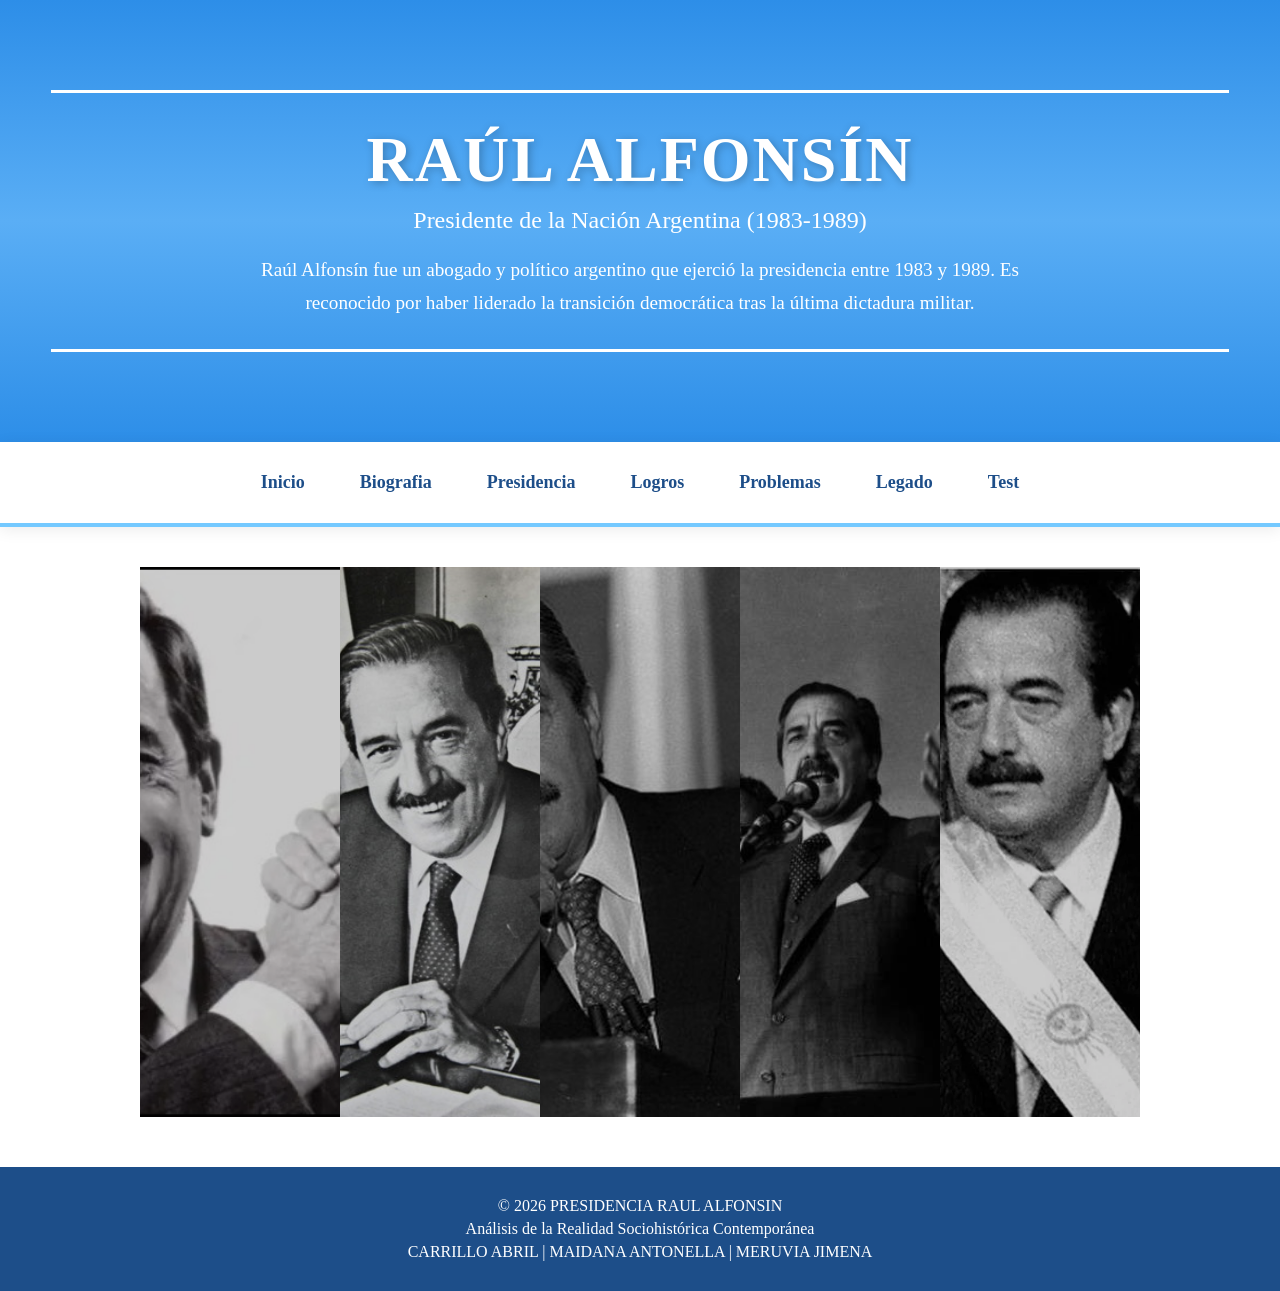
<file: src/html/index.html>
<!DOCTYPE html>
<html lang="es">
<head>
    <meta charset="UTF-8">
    <meta http-equiv= "X-UA-Compatible" content="IE=edge">
    <meta name="viewport" content="width=device-width, initial-scale=1.0">
    <title>PRESIDENTE ALFONSIN</title>
    <link rel="stylesheet" href="../../assets/css/index.css">
    <link href="https://fonts.googleapis.com/css2?family=Girassol&display=swap" rel="stylesheet">
</head>
<body>

<header>

    <div class="decoracion"></div>

    <h1>RAÚL ALFONSÍN</h1>

    <h2>Presidente de la Nación Argentina (1983-1989)</h2>

    <p class="descripcion">
        Raúl Alfonsín fue un abogado y político argentino que ejerció
        la presidencia entre 1983 y 1989. Es reconocido por haber
        liderado la transición democrática tras la última dictadura
        militar.
    </p>

    <div class="decoracion"></div>

</header>

<nav>
    <a href="index.html">Inicio</a>
    <a href="biografia.html">Biografia</a>
    <a href="presidencia.html">Presidencia</a>
    <a href="logros.html">Logros</a>
    <a href="problemas.html">Problemas</a>
    <a href="legado.html">Legado</a>
    <a href="test.html">Test</a>
</nav>


<main>

<div class="galeria">

    <div class="imagen">
        <img src="../../assets/img/indexalfonsin1.jpg" alt="">
        <div class="texto">
            "Con la democracia se come, se cura y se educa"
        </div>
    </div>

    <div class="imagen">
        <img src="../../assets/img/indexalfonsin2.jpg" alt="">
        <div class="texto">
            “Les pido que nadie se deje deslumbrar por los resplandores de las glorias del pasado”
        </div>
    </div>

    <div class="imagen">
        <img src="../../assets/img/indexalfonsin3.jpg" alt="">
        <div class="texto">
            "No votar, es dejar que otros decidan por nosotros"
        </div>
    </div>

    <div class="imagen">
        <img src="../../assets/img/indexalfonsin4.jpg" alt="">
        <div class="texto">
            "Compatriotas, Felices Pascuas! La casa esta en orden"
        </div>
    </div>

    <div class="imagen">
        <img src="../../assets/img/indexalfonsin5.jpg" alt="">
        <div class="texto">
            "Los militares deben recordar que son servidores de la Republica y no sus amos"
        </div>
    </div>

</div>

</main>

<footer>
    <p>&copy; 2026 PRESIDENCIA RAUL ALFONSIN</p>
    <p>Análisis de la Realidad Sociohistórica Contemporánea</p>
    <p>CARRILLO ABRIL | MAIDANA ANTONELLA | MERUVIA JIMENA</p>
</footer>

</body>
</html>
</file>
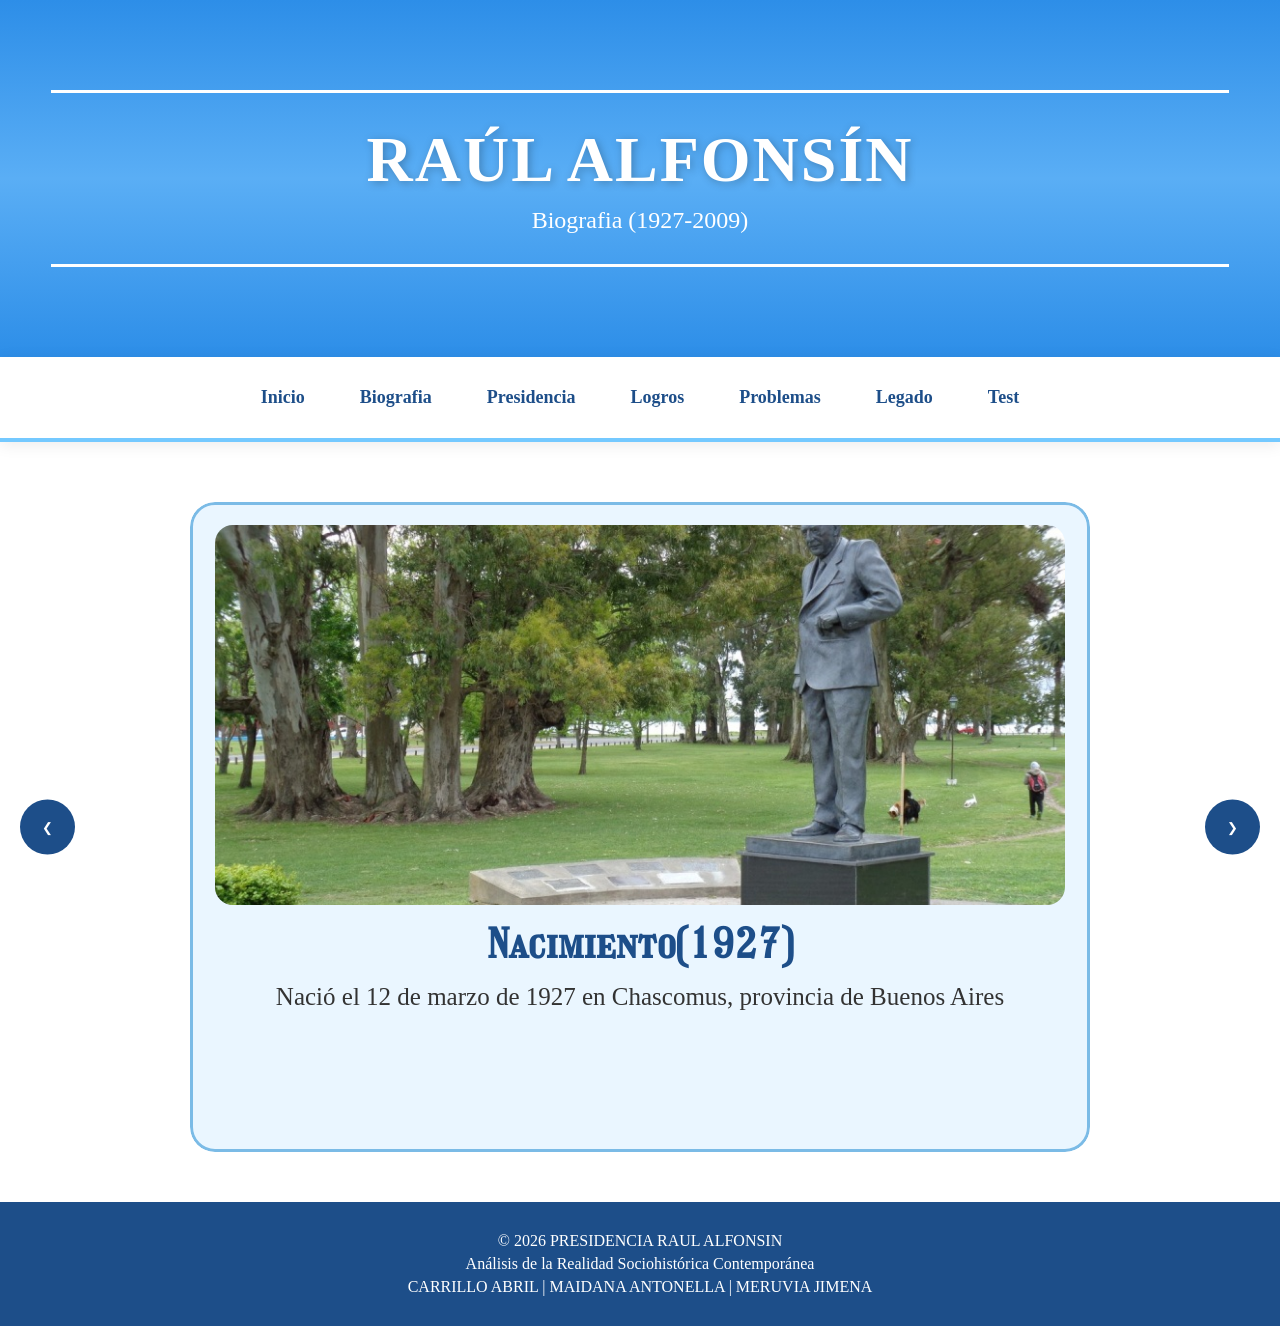
<file: src/html/biografia.html>
<!DOCTYPE html>
<html lang="es">
<head>
    <meta charset="UTF-8">
    <meta http-equiv= "X-UA-Compatible" content="IE=edge">
    <meta name="viewport" content="width=device-width, initial-scale=1.0">
    <title>PRESIDENTE ALFONSIN</title>
    <link rel="stylesheet" href="../../assets/css/biografia.css">
    <link href="https://fonts.googleapis.com/css2?family=Girassol&display=swap" rel="stylesheet">
</head>
<body>

<header>

    <div class="decoracion"></div>

    <h1>RAÚL ALFONSÍN</h1>

    <h2>Biografia (1927-2009)</h2>


    <div class="decoracion"></div>

</header>

<nav>
    <a href="index.html">Inicio</a>
    <a href="biografia.html">Biografia</a>
    <a href="presidencia.html">Presidencia</a>
    <a href="logros.html">Logros</a>
    <a href="problemas.html">Problemas</a>
    <a href="legado.html">Legado</a>
    <a href="test.html">Test</a>
</nav>


<main class="timeline-wrapper">
    <button class="btn left">&#10094;</button>
    <div class="timeline" id="timeline">
    <article class="card">
        <img src="../../assets/img/nacimiento.jpg" alt="">
        <h2>Nacimiento(1927)</h2>
        <p>
            Nació el 12 de marzo de 1927 en Chascomus, provincia de Buenos Aires
        </p>
    </article>
    <article class="card">
        <img src="../../assets/img/padres.jpg" alt="">
        <h2>Padres</h2>
        <p>
            Sus padres fueron Ana María Foulkes y Serafín Raúl Alfonsín
        </p>
    </article>
    <article class="card">
        <img src="../../assets/img/universidad.jpg" alt="">
        <h2>Estudios</h2>
        <p>
          Sus estudios primarios en la Escuela Normal Regional de Chascomús 
          y sus estudios secundarios en el Liceo Militar General San Martín,
          donde egresó con el grado de subteniente de reserva 
          Se graduó como abogado en la Facultad de Derecho de la Universidad de Buenos Aires en 1950
        </p>
    </article>
      <article class="card">
        <img src="../../assets/img/ucr.png" alt="">
        <h2>Ingreso a la UCR(1946)</h2>
        <p>
        A los 19 años en 1946 se afilió a la Unión Cívica Radical.</br> 
        Desde joven se intereso por la política y la defensa de los</br>
        valores democráticos. Años después fue Presidente de la Nación
        </p>
    </article>
    <article class="card">
        <img src="../../assets/img/esposa.jpg" alt="">
        <h2>Familia(1949)</h2>
        <p>
            Raul Alfonsin y su esposa, Maria Lorenza Barreneche, </br>
            tuvieron seis hijos: Raul Felipe, Ana Maria, Ricardo Luis, </br>
            Maria Marcela, Maria Ines y Javier Ignacio
        </p>
    </article>
    <article class="card">
        <img src="../../assets/img/diputado.jpeg" alt="">
        <h2>Diputado(1958,1964 y 1973)</h2>
        <p>
            Fue diputado provincial y luego diputado nacional en dos ocasiones. </br>
            Estos cargos marcaron el crecimiento de su carrera politica dentro de la UCR
        </p>
    </article>
    <article class="card">
        <img src="../../assets/img/encarcelamiento.jpg" alt="">
        <h2>Encarcelamiento(1955 y 1966)</h2>
        <p>
        Fue detenido en dos oportunidades por gobiernos militares</br>
        debido a su actividad política y su defensa de la participación democrática
        </p>
    </article>
    <article class="card">
        <img src="../../assets/img/mov-renovacion-y-cambio.jpg" alt="">
        <h2>Movimiento Renovacion y Cambio (1972)</h2>
        <p>
        Alfonsin creo este movimiento que pertenecia a la UCR.</br> 
        Su objetivo era modernizar el partido, promover la participación de jovenes</br>
        y fortalecer los valores democraticos
        </p>
    </article>
    <article class="card">
        <img src="../../assets/img/apdh.jpg" alt="">
        <h2>Asamblea Permanente por los Derechos Humanos(1975)</h2>
        <p>
        Alfonsin fue uno de los fundadores de esta organización que promovió</br>
        la defensa de los derechos fundamentales y denunció las violaciones cometidas</br>
        durante los años de violencia política y la posterior dictadura militar
        </p>
    </article>
    <article class="card">
        <img src="../../assets/img/campana.jpg" alt="">
        <h2>Campaña(1983)</h2>
        <p>
        Lidero la campaña de la UCR con un mensaje centrando en la democracia,
        derechos humanos y el respeto a la Constitucion. El 30 de Octubre 1983
        gano con el 51,74% frente al peronismo
        </p>
    </article>
     <article class="card">
        <img src="../../assets/img/presidente.jpg" alt="">
        <h2>Presidencia(1983-1989)</h2>
        <p>
        Fue electo presidente de la Nación como candidato de la Unión Cívica Radical.
        Asumió el 10 de diciembre de ese año, marcando el retorno de la democracia
        luego de la última dictadura militar en Argentina. Debido a la crisis económica
        y social, dejó el cargo unos meses antes de finalizar su mandato
       </p>
    </article>
    <article class="card">
        <img src="../../assets/img/muerte.jpg" alt="">
        <h2>Muerte(2009)</h2>
        <p>
        Fallecio el 31 de marzo de 2009 a los 82 años. Debido a un cancer de pulmon.</br>
        Fue reconocido como uno de los principales referentes de la democracia
       </p>
    </article>
    </div>
    <button class="btn right">&#10095;</button>
</main>
<script>
const timeline = document.getElementById("timeline");
const cards = document.querySelectorAll(".card");

let index = 0;

document.querySelector(".left").onclick = () => {
    if (index > 0) index--;
    timeline.scrollTo({
        left: index * timeline.clientWidth,
        behavior: "smooth"
    });
};

document.querySelector(".right").onclick = () => {
    if (index < cards.length - 1) index++;
    timeline.scrollTo({
        left: index * timeline.clientWidth,
        behavior: "smooth"
    });
};
</script>

<footer>
    <p>&copy; 2026 PRESIDENCIA RAUL ALFONSIN</p>
    <p>Análisis de la Realidad Sociohistórica Contemporánea</p>
    <p>CARRILLO ABRIL | MAIDANA ANTONELLA | MERUVIA JIMENA</p>
</footer>

</body>
</html>
</file>
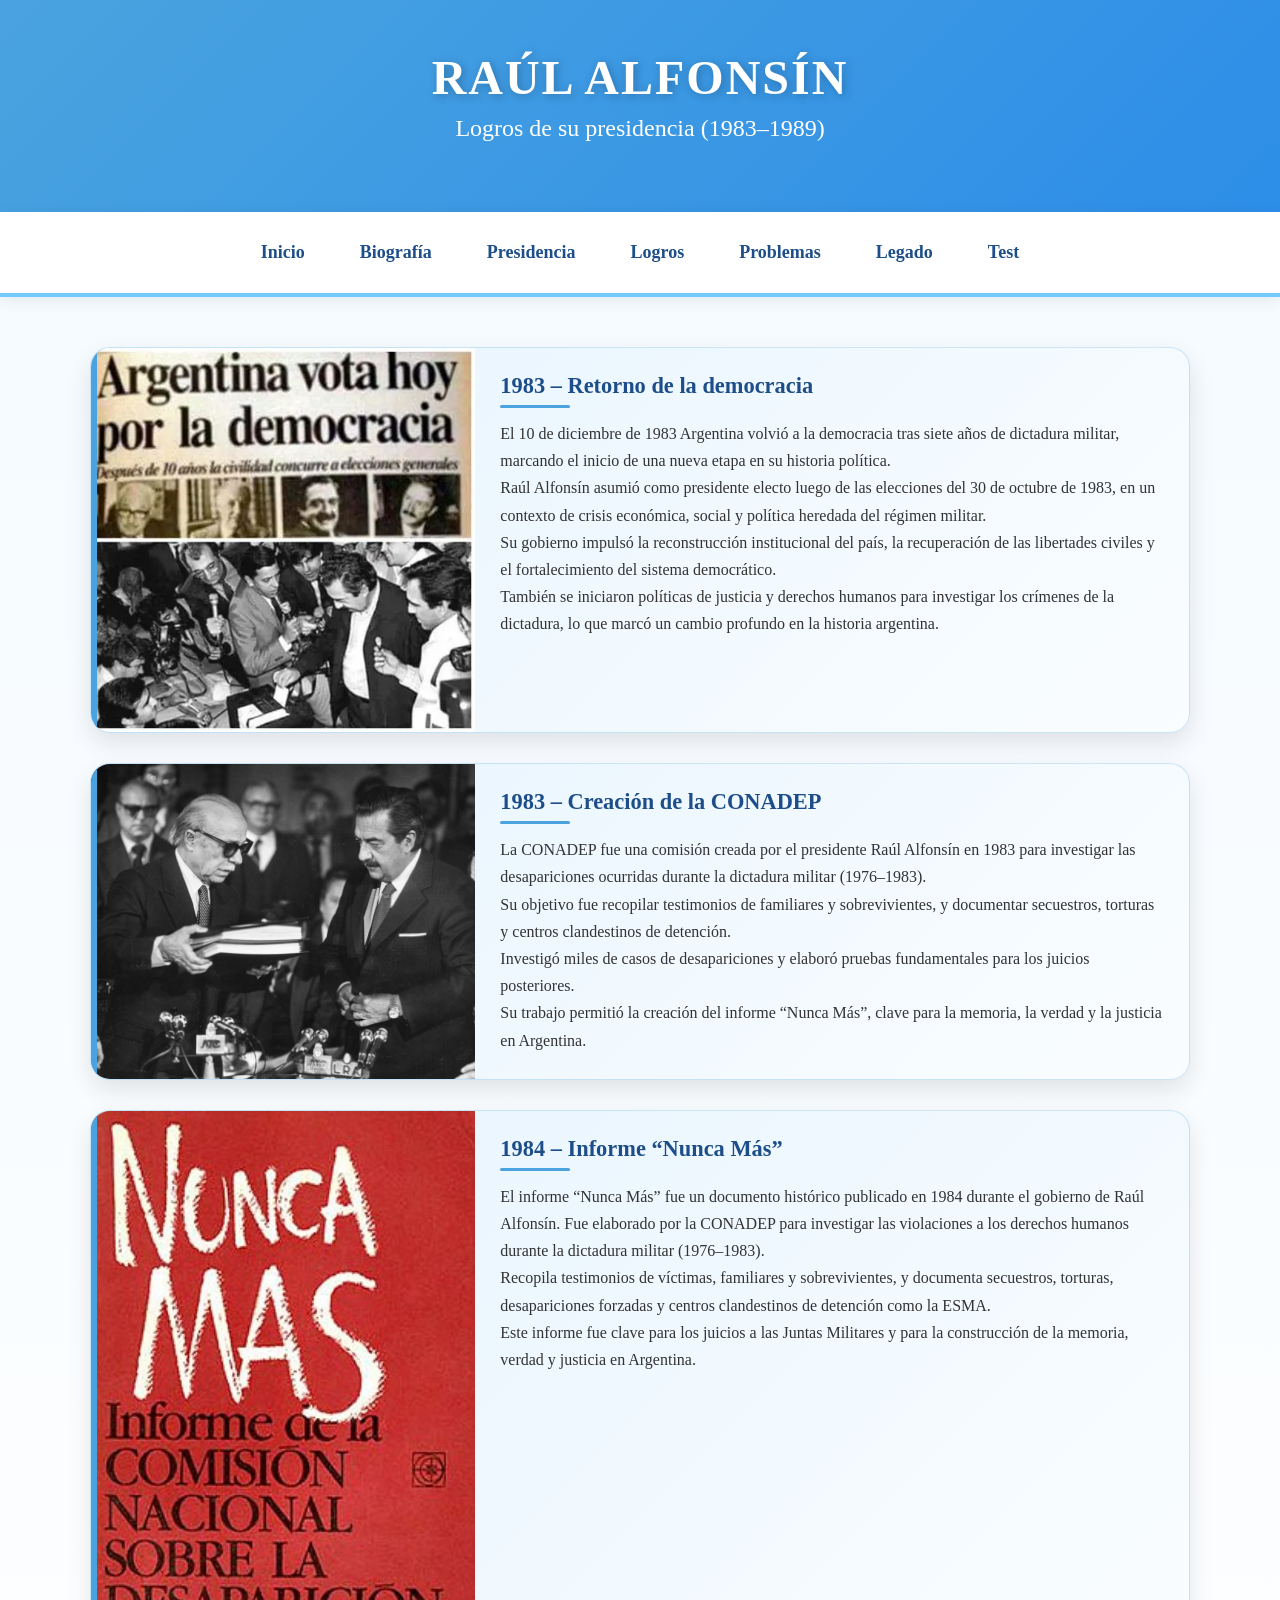
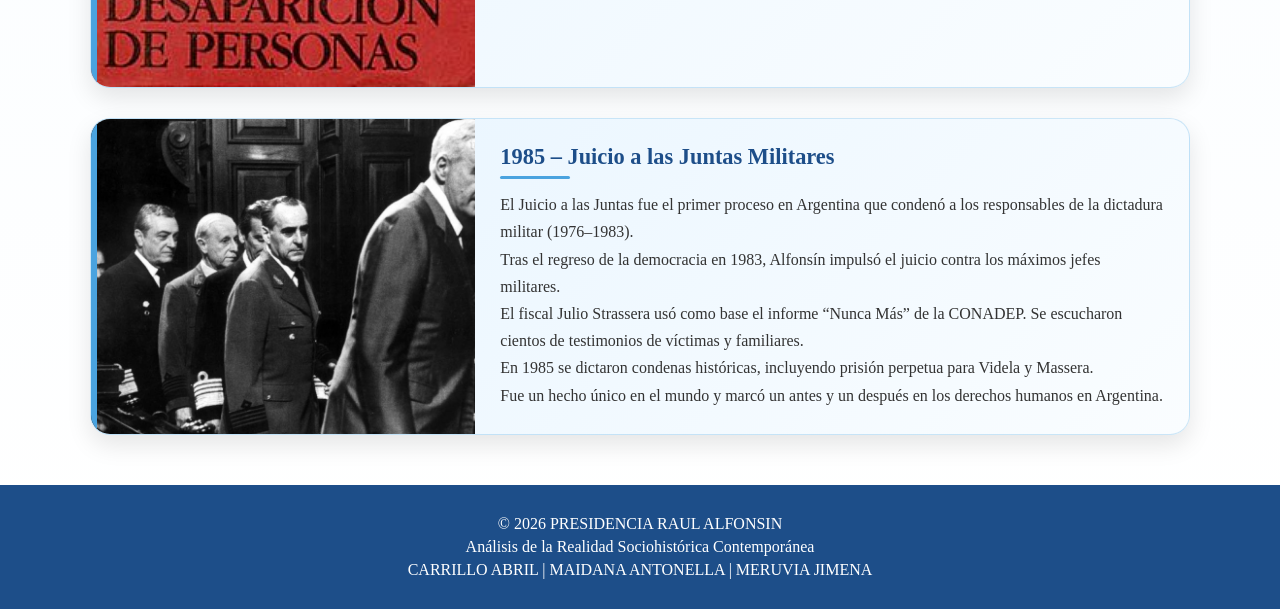
<file: src/html/logros.html>
<!DOCTYPE html>
<html lang="es">
<head>
    <meta charset="UTF-8">
    <meta name="viewport" content="width=device-width, initial-scale=1.0">

    <title>Logros - Alfonsín</title>

    <link rel="stylesheet" href="../../assets/css/index.css">
    <link rel="stylesheet" href="../../assets/css/logros.css">
</head>

<body>

<header>
    <h1>RAÚL ALFONSÍN</h1>
    <h2>Logros de su presidencia (1983–1989)</h2>
</header>

<nav>
    <a href="index.html">Inicio</a>
    <a href="biografia.html">Biografía</a>
    <a href="presidencia.html">Presidencia</a>
    <a href="logros.html">Logros</a>
    <a href="problemas.html">Problemas</a>
    <a href="legado.html">Legado</a>
    <a href="test.html">Test</a>
</nav>

<main>

<div class="container">

    <div class="card">
        <img src="../../assets/img/democracia.jpg" alt="Democracia">
        <div class="text">
            <h3>1983 – Retorno de la democracia</h3>
            <p>
            El 10 de diciembre de 1983 Argentina volvió a la democracia tras siete años de dictadura militar,
            marcando el inicio de una nueva etapa en su historia política.
        </p>

        <p>
            Raúl Alfonsín asumió como presidente electo luego de las elecciones del 30 de octubre de 1983,
            en un contexto de crisis económica, social y política heredada del régimen militar.
        </p>

        <p>
            Su gobierno impulsó la reconstrucción institucional del país, la recuperación de las libertades civiles
            y el fortalecimiento del sistema democrático.
        </p>

        <p>
            También se iniciaron políticas de justicia y derechos humanos para investigar los crímenes de la dictadura,
            lo que marcó un cambio profundo en la historia argentina.
        </p>

        </div>
    </div>

    <div class="card">
        <img src="../../assets/img/conadep.jpg" alt="CONADEP">
        <div class="text">
            <h3>1983 – Creación de la CONADEP</h3>
             <p>
            La CONADEP fue una comisión creada por el presidente Raúl Alfonsín en 1983
            para investigar las desapariciones ocurridas durante la dictadura militar (1976–1983).
        </p>

        <p>
            Su objetivo fue recopilar testimonios de familiares y sobrevivientes,
            y documentar secuestros, torturas y centros clandestinos de detención.
        </p>

        <p>
            Investigó miles de casos de desapariciones y elaboró pruebas fundamentales
            para los juicios posteriores.
        </p>

        <p>
            Su trabajo permitió la creación del informe “Nunca Más”, clave para la memoria,
            la verdad y la justicia en Argentina.
        </p>
        </div>
    </div>

    <div class="card">
        <img src="../../assets/img/nunca-mas.jpg" alt="Nunca Más">
        <div class="text">
            <h3>1984 – Informe “Nunca Más”</h3>
             <p>
                El informe “Nunca Más” fue un documento histórico publicado en 1984 durante el gobierno de Raúl Alfonsín.
                Fue elaborado por la CONADEP para investigar las violaciones a los derechos humanos durante la dictadura militar (1976–1983).
            </p>

            <p>
                Recopila testimonios de víctimas, familiares y sobrevivientes, y documenta secuestros, torturas,
                desapariciones forzadas y centros clandestinos de detención como la ESMA.
            </p>

            <p>
                Este informe fue clave para los juicios a las Juntas Militares y para la construcción de la memoria,
                verdad y justicia en Argentina.
            </p>
        </div>
    </div>

    <div class="card">
        <img src="../../assets/img/juicio-juntas.jpg" alt="Juicio a las Juntas">
        <div class="text">
            <h3>1985 – Juicio a las Juntas Militares</h3>
            <p>
            El Juicio a las Juntas fue el primer proceso en Argentina que condenó a los responsables
            de la dictadura militar (1976–1983).
        </p>

        <p>
            Tras el regreso de la democracia en 1983, Alfonsín impulsó el juicio contra los máximos
            jefes militares.
        </p>

        <p>
            El fiscal Julio Strassera usó como base el informe “Nunca Más” de la CONADEP.
            Se escucharon cientos de testimonios de víctimas y familiares.
        </p>

        <p>
            En 1985 se dictaron condenas históricas, incluyendo prisión perpetua para Videla y Massera.
        </p>

        <p>
            Fue un hecho único en el mundo y marcó un antes y un después en los derechos humanos en Argentina.
        </p>
        </div>
    </div>

</div>

</main>

<footer>
    <p>&copy; 2026 PRESIDENCIA RAUL ALFONSIN</p>
    <p>Análisis de la Realidad Sociohistórica Contemporánea</p>
    <p>CARRILLO ABRIL | MAIDANA ANTONELLA | MERUVIA JIMENA</p>
</footer>

</body>
</html>
</file>
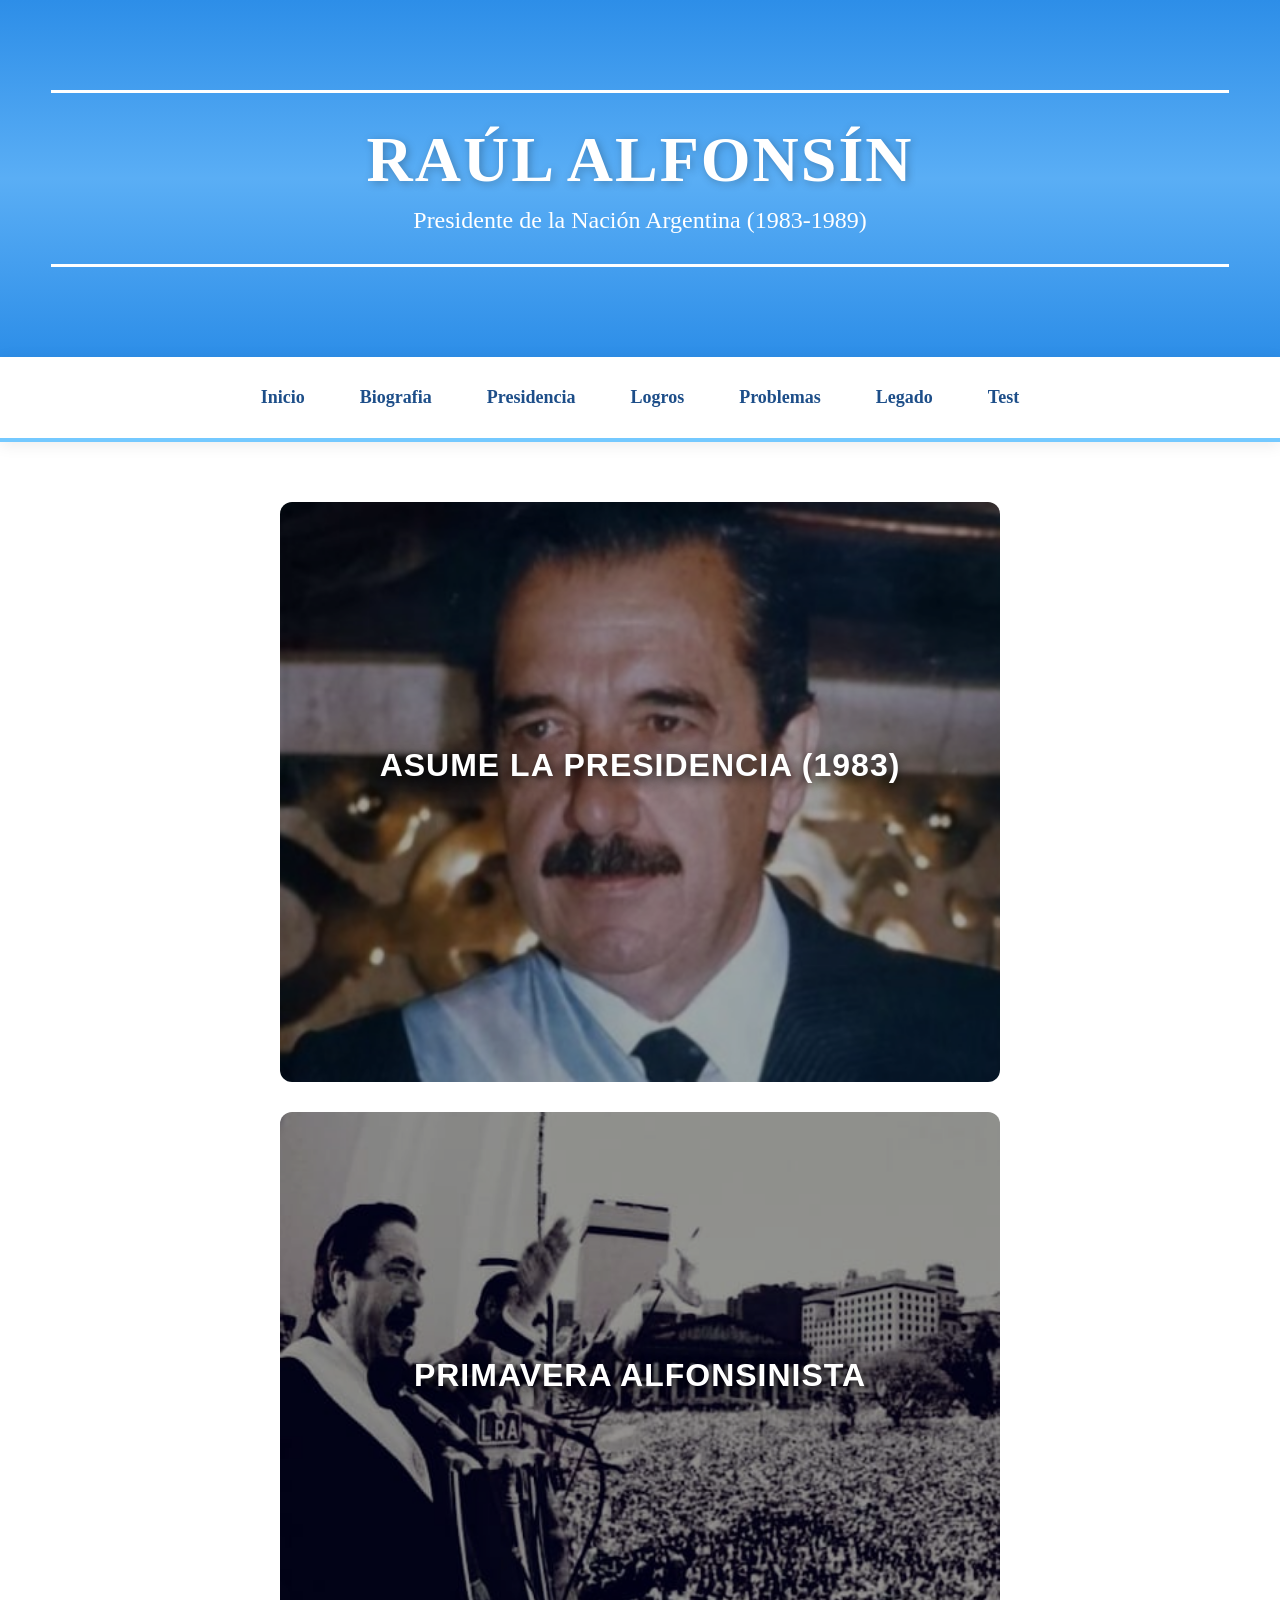
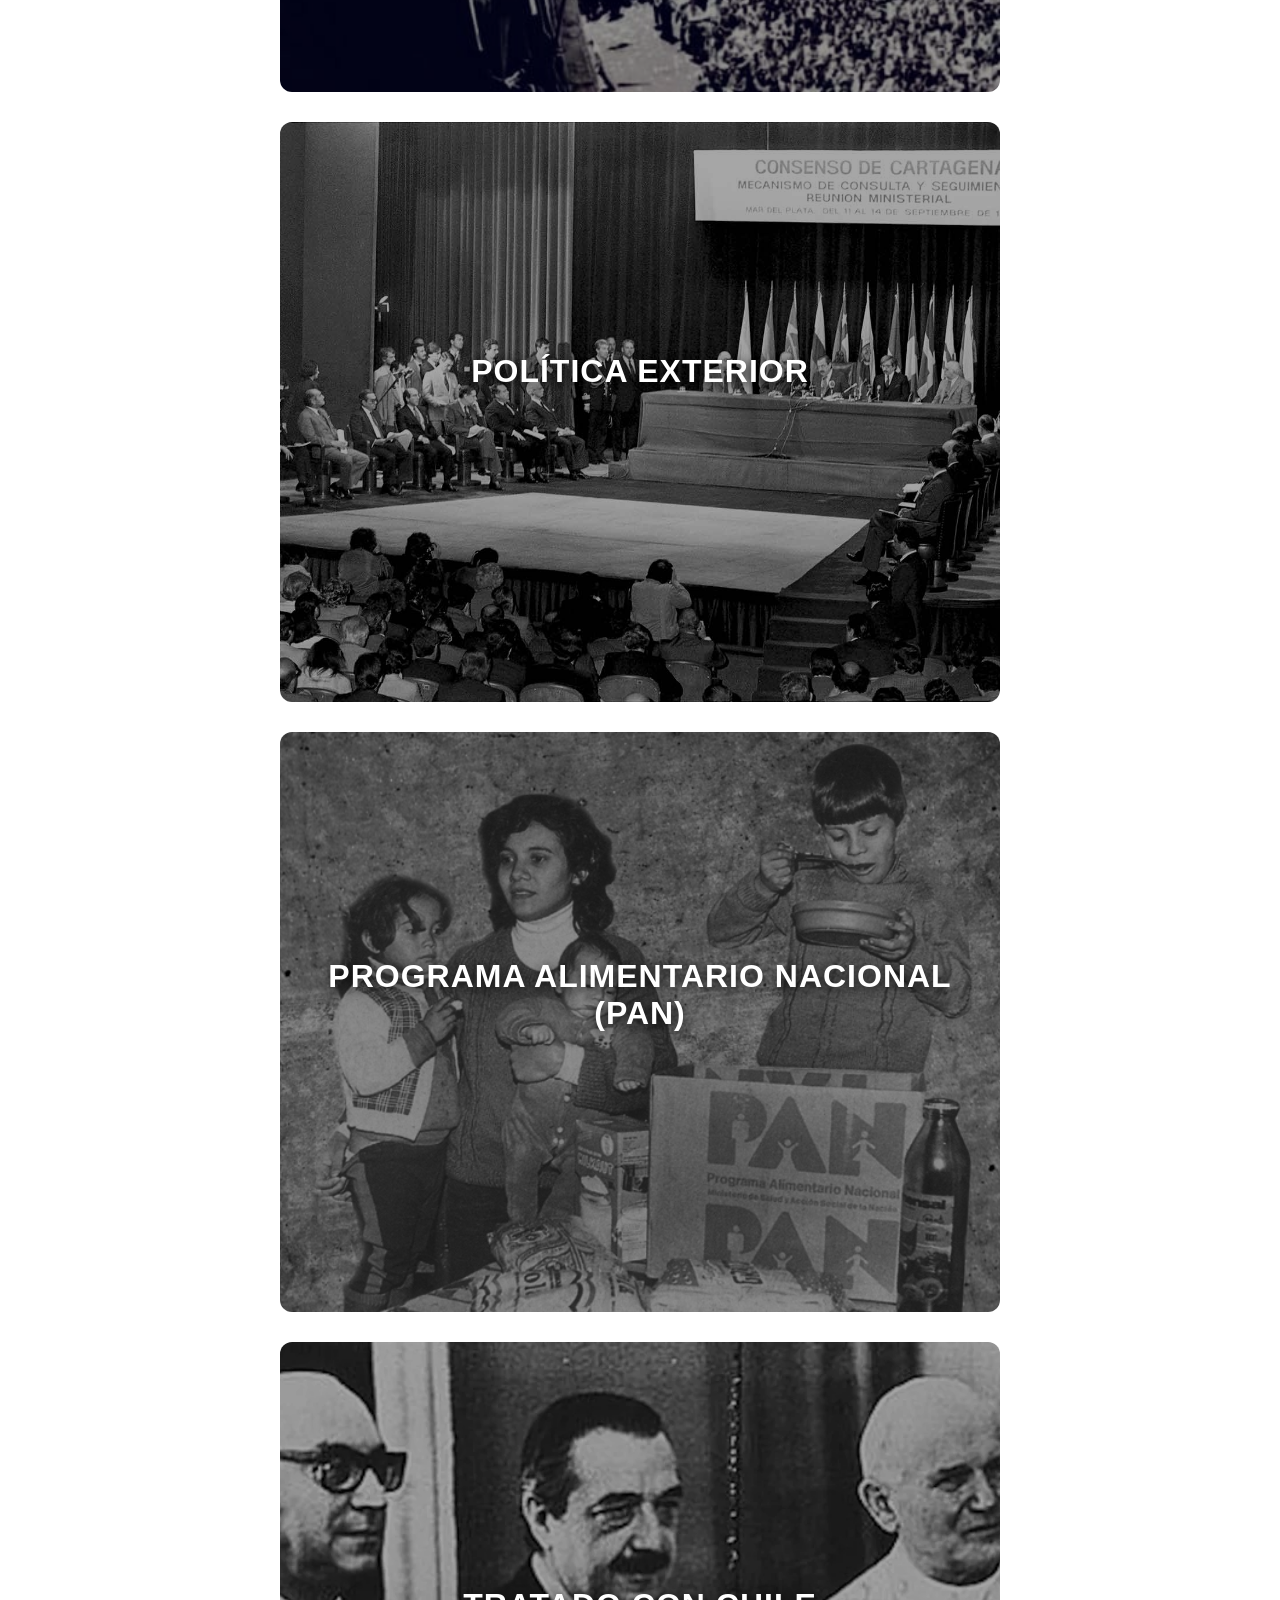
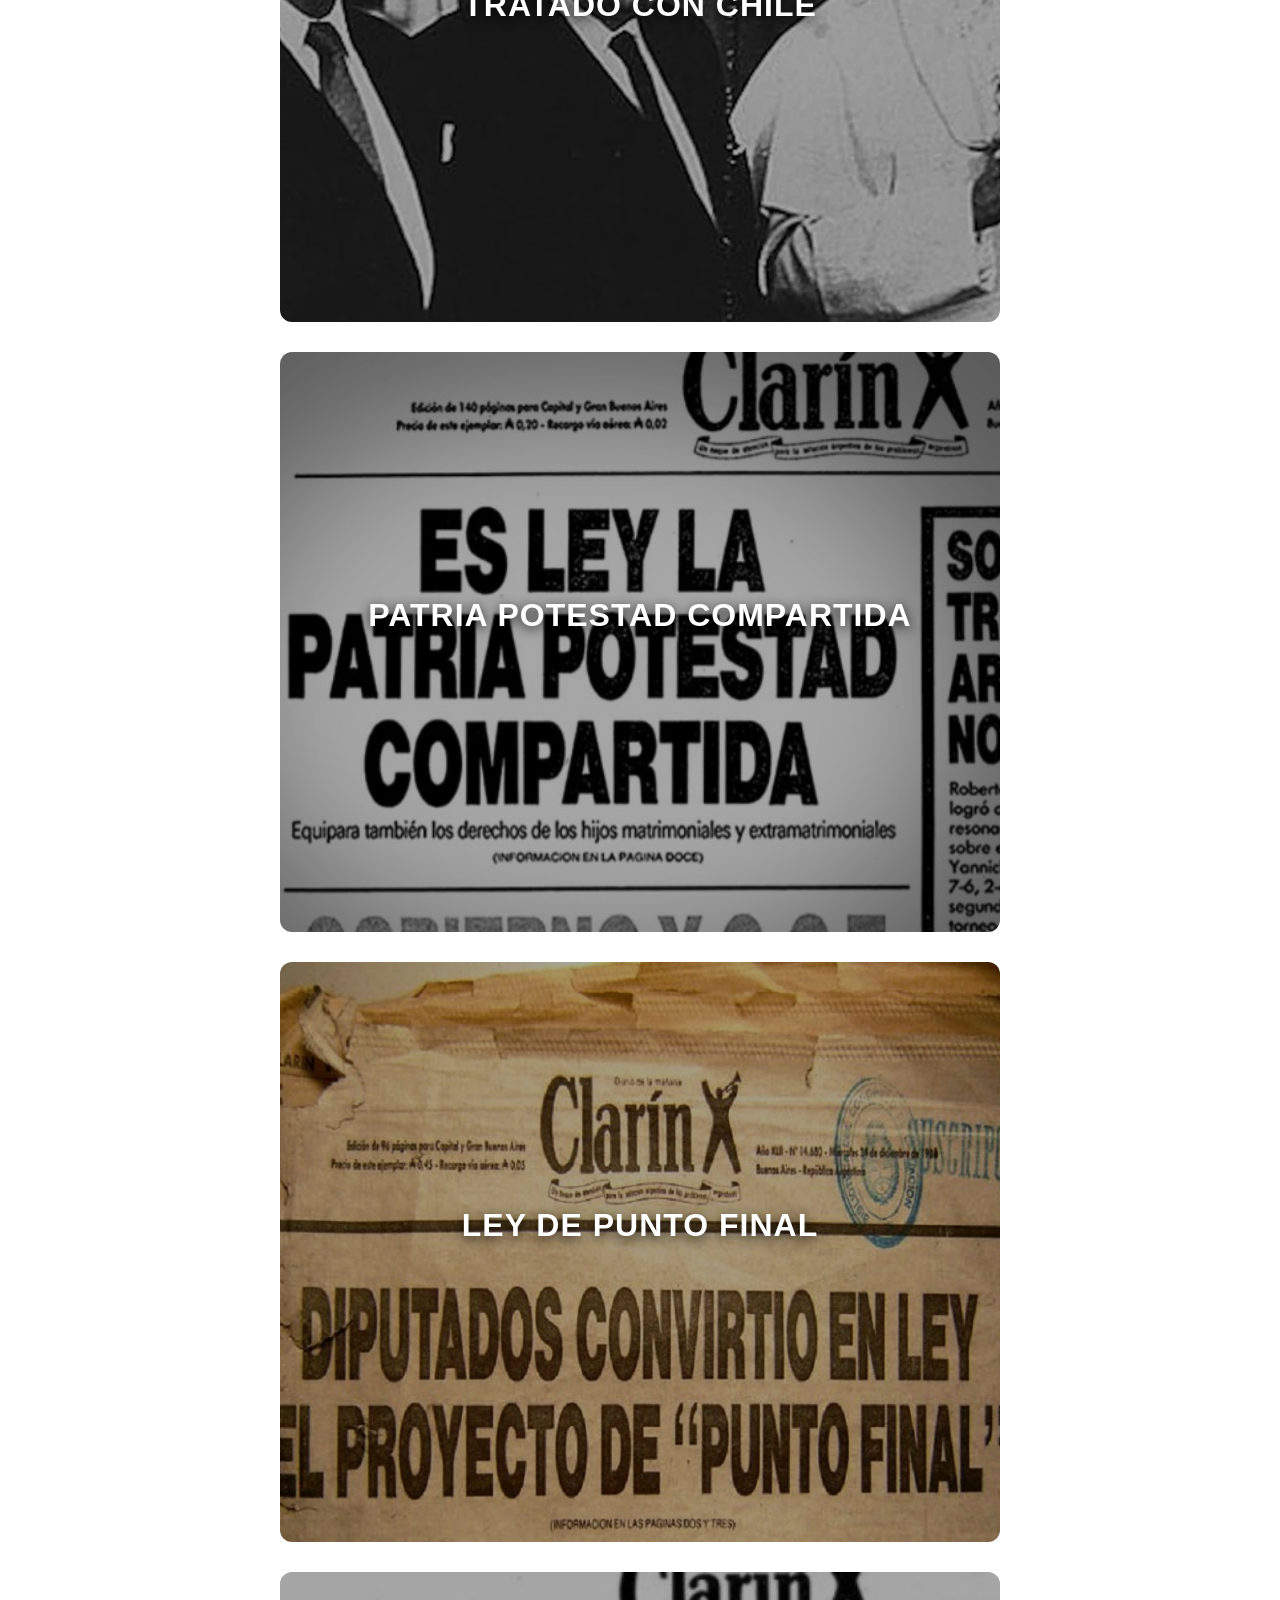
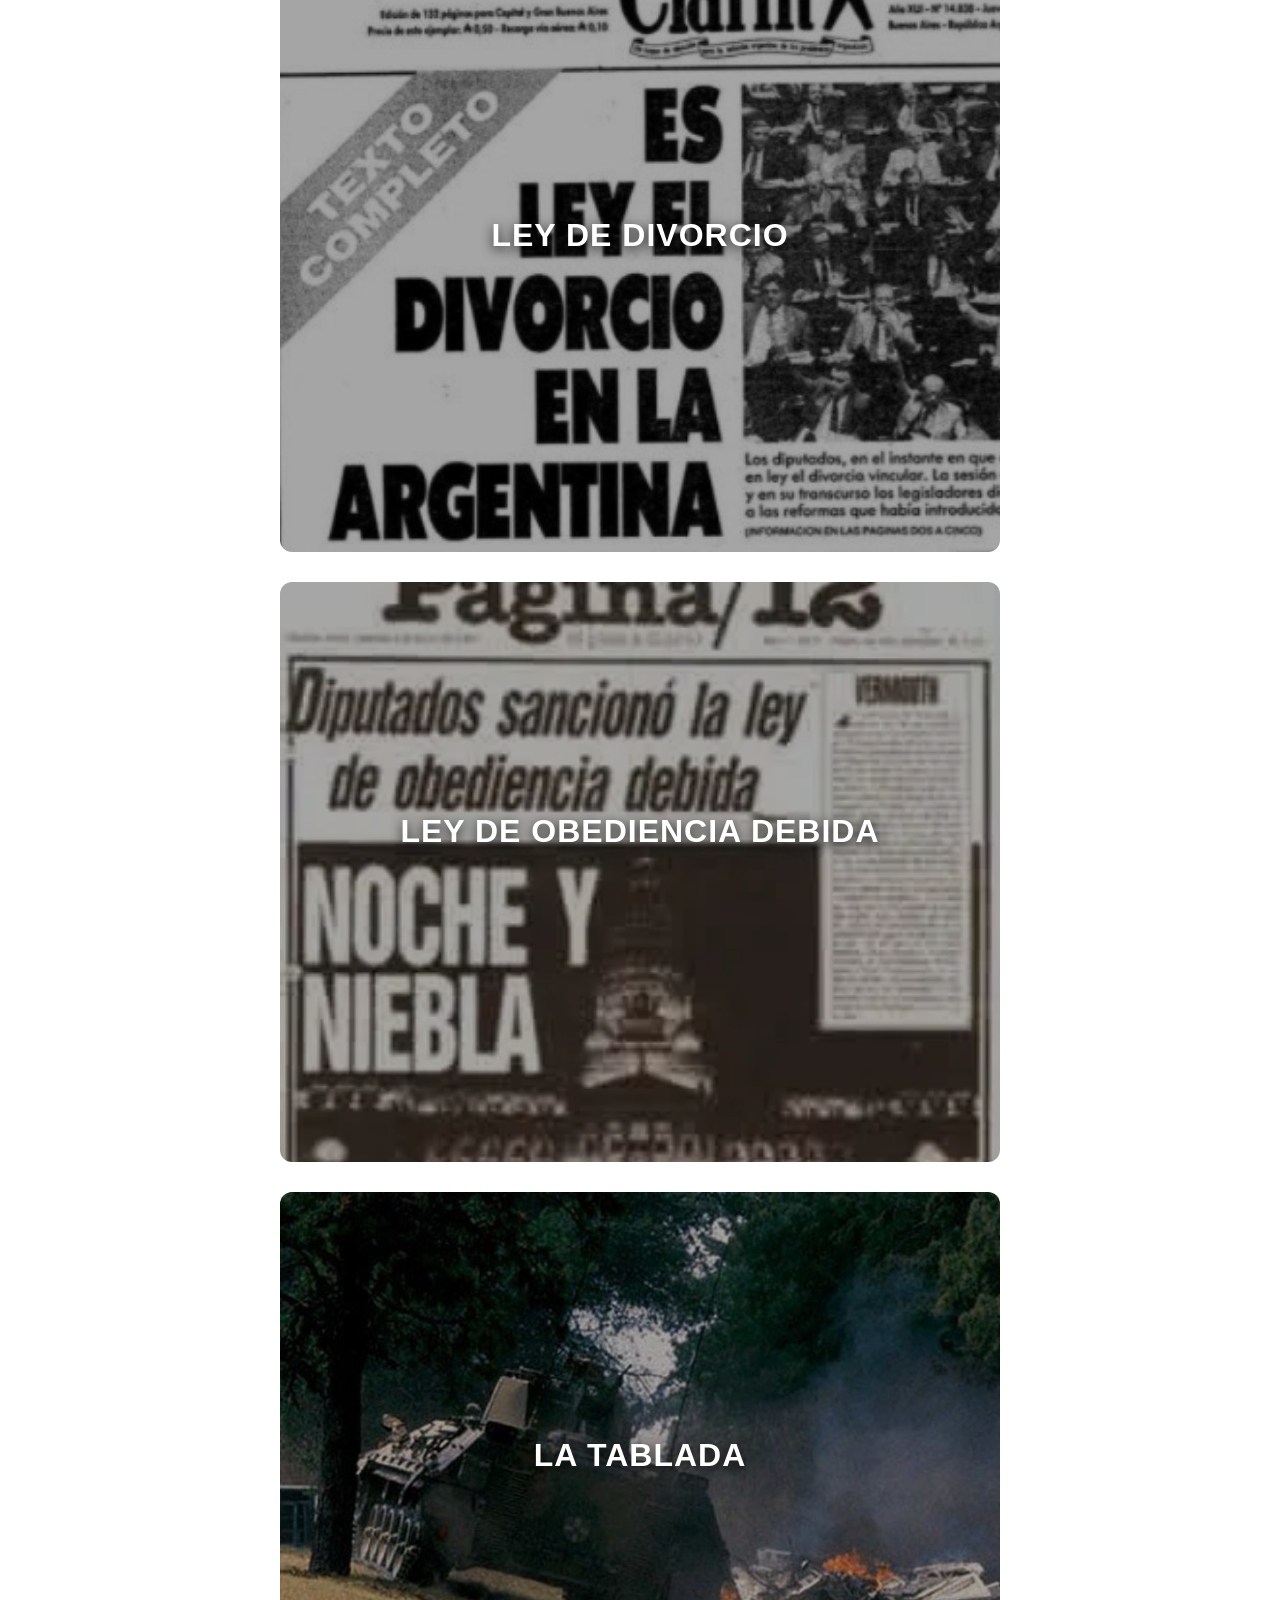
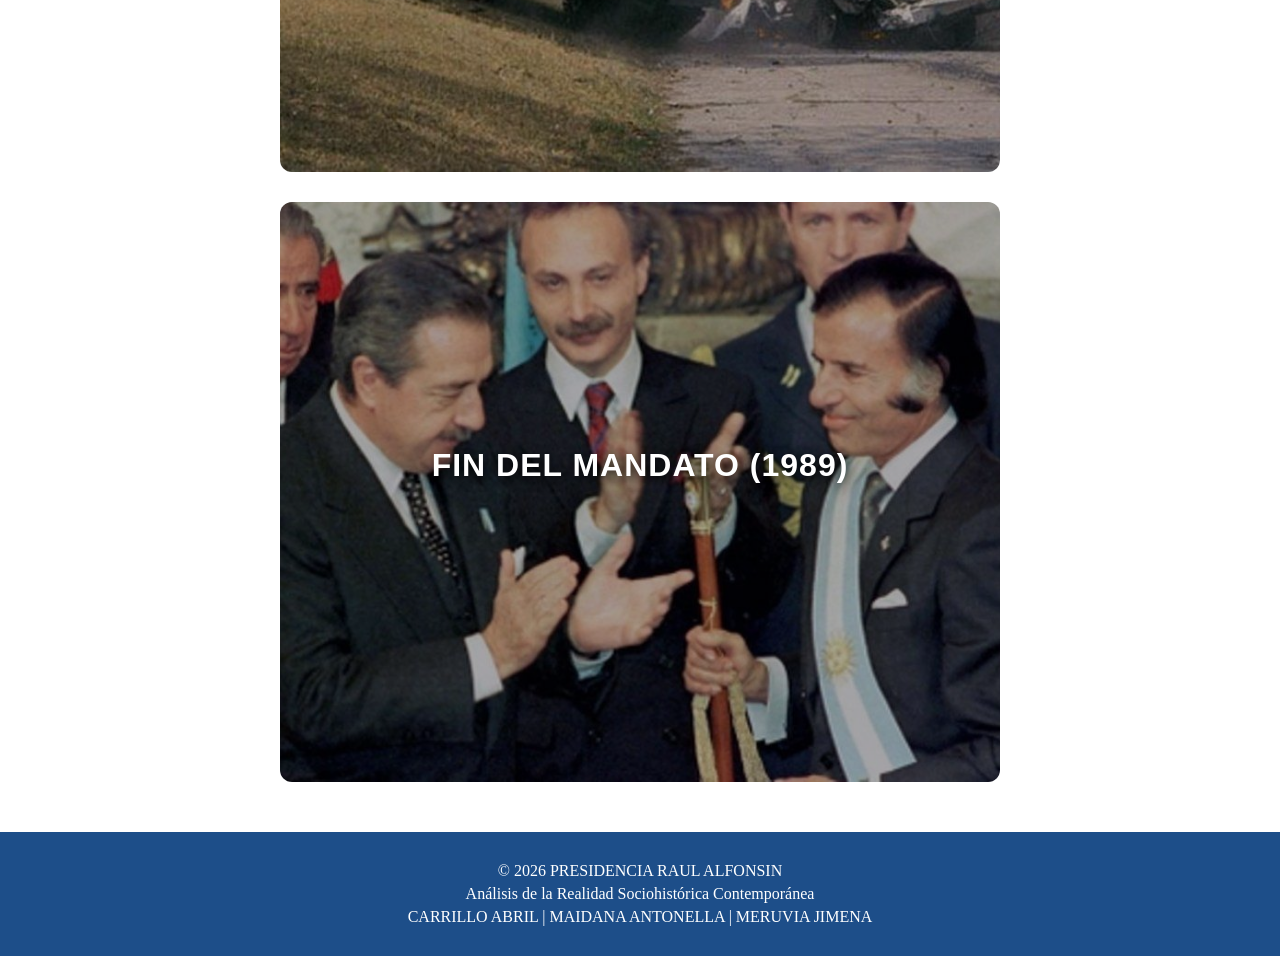
<file: src/html/presidencia.html>
<!DOCTYPE html>
<html lang="es">
<head>
    <meta charset="UTF-8">
    <meta http-equiv= "X-UA-Compatible" content="IE=edge">
    <meta name="viewport" content="width=device-width, initial-scale=1.0">
    <title>PRESIDENTE ALFONSIN</title>
    <link rel="stylesheet" href="../../assets/css/presidencia.css">
</head>
<body>

<header>

    <div class="decoracion"></div>

    <h1>RAÚL ALFONSÍN</h1>

    <h2>Presidente de la Nación Argentina (1983-1989)</h2>

    <div class="decoracion"></div>

</header>

<nav>
    <a href="index.html">Inicio</a>
    <a href="biografia.html">Biografia</a>
    <a href="presidencia.html">Presidencia</a>
    <a href="logros.html">Logros</a>
    <a href="problemas.html">Problemas</a>
    <a href="legado.html">Legado</a>
    <a href="test.html">Test</a>
</nav>


<main>
<section class="container">
    <div class="focus-card">
        <img src="../../assets/img/presidente.jpg" alt="">
        <div class="card-content">
            <div class="card-label">Asume la Presidencia (1983)</div>
            <div class="card-subtitle">
                Asume el 10 de diciembre de 1983, iniciando el primer gobierno democrático luego de la dictadura militar
            </div>
        </div>
    </div>
      <div class="focus-card">
        <img src="../../assets/img/primavera.avif" alt="">
        <div class="card-content">
            <div class="card-label">Primavera Alfonsinista</div>
            <div class="card-subtitle">
                Etapa inicial (1983–1985) de gran apoyo social y optimismo tras el retorno de la democracia
            </div>
        </div>
    </div>
    <div class="focus-card">
        <img src="../../assets/img/politica.jpg" alt="">
        <div class="card-content">
            <div class="card-label">Política exterior</div>
            <div class="card-subtitle">
                Desarrolló una política exterior de apertura internacional, basada en el diálogo
             y la cooperación con distintos países del mundo, fortaleciendo el posicionamiento democrático de Argentina
            </div>
        </div>
    </div>
    <div class="focus-card">
        <img src="../../assets/img/pan.jpg" alt="">
        <div class="card-content">
            <div class="card-label">Programa Alimentario Nacional (PAN)</div>
            <div class="card-subtitle">
                Programa social creado para asistir a sectores vulnerables en un contexto de crisis económica
            </div>
        </div>
    </div>
    <div class="focus-card">
        <img src="../../assets/img/tratado.webp" alt="">
        <div class="card-content">
            <div class="card-label">Tratado con Chile</div>
            <div class="card-subtitle">
                Se firmó el acuerdo de paz que resolvió el conflicto del Canal de Beagle, evitando una guerra
            </div>
        </div>
    </div>
    <div class="focus-card">
        <img src="../../assets/img/prostestad.jpg" alt="">
        <div class="card-content">
            <div class="card-label">Patria potestad compartida</div>
            <div class="card-subtitle">
                Establece igualdad entre madre y padre en la crianza y responsabilidad de los hijos
            </div>
        </div>
    </div>
    <div class="focus-card">
        <img src="../../assets/img/puntofinal.jpg" alt="">
        <div class="card-content">
            <div class="card-label">Ley de Punto Final</div>
            <div class="card-subtitle">
                Estableció un plazo límite para iniciar juicios contra militares por delitos de la dictadura
            </div>
        </div>
    </div>
    <div class="focus-card">
        <img src="../../assets/img/divorcio.jpg" alt="">
        <div class="card-content">
            <div class="card-label">Ley de Divorcio</div>
            <div class="card-subtitle">
                Se legaliza el divorcio vincular en Argentina, ampliando derechos civiles en democracia
            </div>
        </div>
    </div>
    <div class="focus-card">
        <img src="../../assets/img/obedienciadebida.webp" alt="">
        <div class="card-content">
            <div class="card-label">Ley de Obediencia Debida</div>
            <div class="card-subtitle">
                Eximió de responsabilidad a militares de menor rango que actuaron bajo órdenes superiores, 
                diferenciando entre los responsables directos y quienes solo obedecieron instrucciones durante la dictadura
            </div>
        </div>
    </div>
    <div class="focus-card">
        <img src="../../assets/img/tablada.jpg" alt="">
        <div class="card-content">
            <div class="card-label">La Tablada</div>
            <div class="card-subtitle">
                Ataque armado a un cuartel militar durante el final de su gobierno, en un contexto de tensión política
            </div>
        </div>
    </div>
    <div class="focus-card">
        <img src="../../assets/img/fin.jpg" alt="">
        <div class="card-content">
            <div class="card-label">Fin del mandato (1989)</div>
            <div class="card-subtitle">
                Termina su presidencia en medio de una fuerte crisis económica e inestabilidad social
            </div>
        </div>
    </div>
</section>
</main>

<footer>
    <p>&copy; 2026 PRESIDENCIA RAUL ALFONSIN</p>
    <p>Análisis de la Realidad Sociohistórica Contemporánea</p>
    <p>CARRILLO ABRIL | MAIDANA ANTONELLA | MERUVIA JIMENA</p>
</footer>

</body>
</html>
</file>
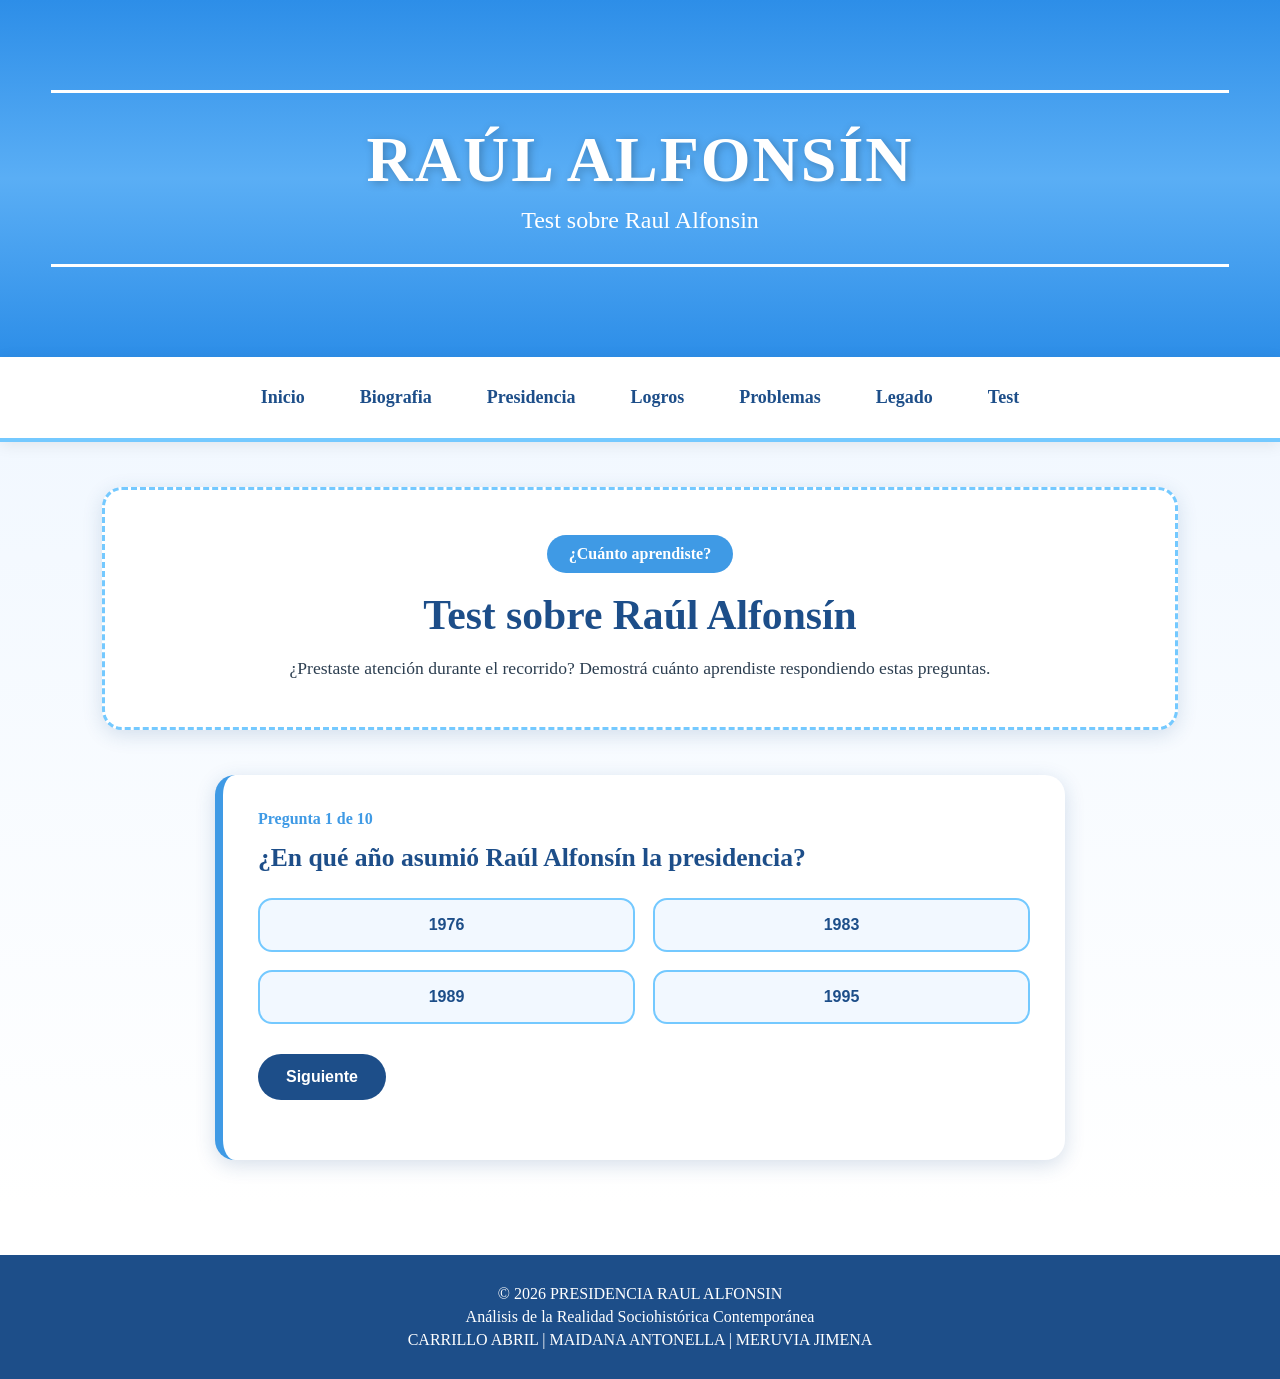
<file: src/html/test.html>
<!DOCTYPE html>
<html lang="es">
<head>
    <meta charset="UTF-8">
    <meta http-equiv= "X-UA-Compatible" content="IE=edge">
    <meta name="viewport" content="width=device-width, initial-scale=1.0">
    <title>PRESIDENTE ALFONSIN</title>
    <link rel="stylesheet" href="../../assets/css/index.css">
    <link rel="stylesheet" href="../../assets/css/test.css">
    <link href="https://fonts.googleapis.com/css2?family=Girassol&display=swap" rel="stylesheet">
</head>
<body>

<header>

    <div class="decoracion"></div>

    <h1>RAÚL ALFONSÍN</h1>

    <h2>Test sobre Raul Alfonsin</h2>


    <div class="decoracion"></div>

</header>

<nav>
    <a href="index.html">Inicio</a>
    <a href="biografia.html">Biografia</a>
    <a href="presidencia.html">Presidencia</a>
    <a href="logros.html">Logros</a>
    <a href="problemas.html">Problemas</a>
    <a href="legado.html">Legado</a>
    <a href="test.html">Test</a>
</nav>


<main class="contenedor-test">

    <section class="hero-test">
        <h2>Test sobre Raúl Alfonsín</h2>
        <p>¿Prestaste atención durante el recorrido? Demostrá cuánto aprendiste respondiendo estas preguntas.</p>
    </section>

    <section class="caja-test">
        <p id="contador-pregunta"></p>

        <h3 id="pregunta"></h3>

        <div id="opciones" class="opciones"></div>

        <button id="btn-siguiente" class="btn-test">Siguiente</button>

        <div id="resultado" class="resultado"></div>
    </section>

</main>

<footer>
    <p>&copy; 2026 PRESIDENCIA RAUL ALFONSIN</p>
    <p>Análisis de la Realidad Sociohistórica Contemporánea</p>
    <p>CARRILLO ABRIL | MAIDANA ANTONELLA | MERUVIA JIMENA</p>
</footer>

<script type="module" src="../js/test.js"></script>

</body>
</html>
</file>
<file: assets/css/index.css>
*{
    margin: 0;
    padding: 0;
    box-sizing: border-box;
}

header{
    background: linear-gradient(
        180deg,
        #2d8ee8,
        #5aaef5,
        #2d8ee8
    );
    color: white;
    text-align: center;
    padding: 60px 20px;
}
header h1{
    font-family: "Georgia", serif;
    font-size: 4.5rem;
    letter-spacing: 3px;

    text-shadow:
        0 3px 0 rgba(0,0,0,.2),
        0 6px 0 rgba(0,0,0,.15),
        0 10px 20px rgba(0,0,0,.35);
}
header p{
    font-size: 1.2rem;
    max-width: 800px;
    margin: auto;
}
nav{
    background: white;
    display: flex;
    justify-content: center;
    flex-wrap: wrap;
    gap: 15px;
    padding: 18px;
    border-bottom: 4px solid #74c9ff;
    position: sticky;
    top: 0;
    z-index: 1000;
    box-shadow: 0 3px 15px rgba(0,0,0,0.08); }
nav a{
    text-decoration: none;
    color: #1d4e89;
    font-weight: bold;
    font-size: 18px;
    padding: 12px 20px;
    border-radius: 40px;
    transition: all .35s ease;
    position: relative;
    overflow: hidden;
}
nav a::before{
    content: "";
    position: absolute;
    top: 0;
    left: -100%;
    width: 100%;
    height: 100%;
    background: rgba(255,255,255,.3);
    transition: .5s;
}
nav a:hover{
    background: #3f9ae5;
    color: white;
    transform:
        translateY(-6px)
        scale(1.12);
    box-shadow:
        0 10px 25px rgba(63,154,229,.5);
}
nav a:hover::before{
    left: 100%;
}
footer{
    background-color: #1d4e89;
    color: white;
    text-align: center;
    padding: 25px;
    margin-top: 50px;
}

footer p{
    margin: 5px 0;
}

.galeria{
    display: flex;
    width: 1000px;
    height: 550px;
    margin: 40px auto;
}

.imagen{
    position: relative;
    width: 0px;
    flex-grow: 1;
    overflow: hidden;
    transition: .7s ease;
}

.imagen img{
    width: 100%;
    height: 100%;
    object-fit: cover;
    filter: brightness(80%);
    transition: .7s ease;
}
.imagen:hover{
    width: 100%;
}

.imagen:hover img{
    filter: brightness(120%);
}

.texto{
    font-family: "Girassol", serif;
    font-size: 22px;
    font-style: italic;
    letter-spacing: 1px;
    position: absolute;
    bottom: 0;
    left: 0;
    width: 100%;
    background: rgba(0,0,0,0.7);
    color: white;
    padding: 15px;
    text-align: center;

    opacity: 0;
    transition: .5s ease;
}

.imagen:hover .texto{
    opacity: 1;
}
.decoracion{
    width: 95%;
    height: 3px;

    margin: 30px auto;

    background: white;
}
header h1{
    font-size: 4rem;
    letter-spacing: 2px;
    text-shadow: 2px 2px 8px rgba(0,0,0,.25);
}

header h2{
    margin-top: 10px;
    margin-bottom: 20px;
    font-weight: normal;
    font-size: 1.5rem;
}

.descripcion{
    max-width: 800px;
    margin: auto;
    line-height: 1.7;
    font-size: 1.2rem;
}
</file>
<file: assets/css/biografia.css>
*{
    margin: 0;
    padding: 0;
    box-sizing: border-box;
}

header{
    background: linear-gradient(
        180deg,
        #2d8ee8,
        #5aaef5,
        #2d8ee8
    );

    color: white;
    text-align: center;
    padding: 60px 20px;
}
header h1{
    font-family: "Georgia", serif;
    font-size: 4.5rem;
    letter-spacing: 3px;

    text-shadow:
        0 3px 0 rgba(0,0,0,.2),
        0 6px 0 rgba(0,0,0,.15),
        0 10px 20px rgba(0,0,0,.35);
}
header p{
    font-size: 1.2rem;
    max-width: 800px;
    margin: auto;
}
nav{
    background: white;
    display: flex;
    justify-content: center;
    flex-wrap: wrap;
    gap: 15px;
    padding: 18px;
    border-bottom: 4px solid #74c9ff;
    position: sticky;
    top: 0;
    z-index: 1000;
    box-shadow: 0 3px 15px rgba(0,0,0,0.08); }
nav a{
    text-decoration: none;
    color: #1d4e89;
    font-weight: bold;
    font-size: 18px;
    padding: 12px 20px;
    border-radius: 40px;
    transition: all .35s ease;
    position: relative;
    overflow: hidden;
}
nav a::before{
    content: "";
    position: absolute;
    top: 0;
    left: -100%;
    width: 100%;
    height: 100%;
    background: rgba(255,255,255,.3);
    transition: .5s;
}
nav a:hover{
    background: #3f9ae5;
    color: white;

    transform:
        translateY(-6px)
        scale(1.12);

    box-shadow:
        0 10px 25px rgba(63,154,229,.5);
}
nav a:hover::before{
    left: 100%;
}
footer{
    background-color: #1d4e89;
    color: white;
    text-align: center;
    padding: 25px;
    margin-top: 50px;
}

footer p{
    margin: 5px 0;
}
.decoracion{
    width: 95%;
    height: 3px;

    margin: 30px auto;

    background: white;
}
header h1{
    font-size: 4rem;
    letter-spacing: 2px;
    text-shadow: 2px 2px 8px rgba(0,0,0,.25);
}

header h2{
    margin-top: 10px;
    margin-bottom: 20px;
    font-weight: normal;
    font-size: 1.5rem;
}

.descripcion{
    max-width: 800px;
    margin: auto;
    line-height: 1.7;
    font-size: 1.2rem;
}


.timeline-wrapper{
    position: relative;
    display: flex;
    align-items: center;
    justify-content: center;
    
    margin-top: 60px; 
}

.timeline{
    display: flex;
    overflow: hidden;

    width: 900px; 
    max-width: 95vw;

    border-radius: 25px;
    scroll-behavior: smooth;
}

.timeline::-webkit-scrollbar{
    display: none;
}
.card{
    min-width: 100%;
    height: 650px;

    background: #eaf6ff;
    border: 3px solid #7bbbe6;
    border-radius: 25px;

    overflow: hidden;

    display: flex;
    flex-direction: column;
    align-items: center;

    transition: transform .35s ease, box-shadow .35s ease;
    transform-origin: center;
}

.card:hover{
    transform: scale(1.04);

    border-color: #1d4e89;

    box-shadow:
        0 25px 50px rgba(29,78,137,0.25),
        0 0 20px rgba(123,187,230,0.6);
}


.card img{
    width: 95%;      
    height: 380px;   
    object-fit: cover;

    margin-top: 20px;
    border-radius: 18px;
}


.card h2{
    
    font-family: "Girassol", serif;
    font-size: 40px;
    letter-spacing: 1px;
    color: #1d4e89;

    margin-top: 15px;
    text-align: center;
   
}

.card p{
    padding: 15px 20px;
    text-align: center;
    font-size: 25px;
    color: #333;
}


.btn{
    position: absolute;
    top: 50%;
    transform: translateY(-50%);
    z-index: 10;

    background: #1d4e89;
    color: white;
    border: none;

    width: 55px;
    height: 55px;
    border-radius: 50%;

    cursor: pointer;
}


.btn.left{ left: 20px; }
.btn.right{ right: 20px; }
</file>
<file: assets/css/logros.css>
*{
    margin: 0;
    padding: 0;
    box-sizing: border-box;
}

body{
    font-family: "Georgia", serif;
    background: linear-gradient(180deg, #f4faff, #ffffff);
}

/* HEADER */
header{
    background: linear-gradient(135deg, #4aa3df, #2d8ee8);
    color: white;
    text-align: center;
    padding: 50px 20px;
}

header h1{
    font-size: 3rem;
    letter-spacing: 2px;
    text-shadow: 2px 2px 10px rgba(0,0,0,0.25);
}

header h2{
    margin-top: 10px;
    font-weight: normal;
}

/* NAV */
nav{
    background: white;
    display: flex;
    justify-content: center;
    flex-wrap: wrap;
    gap: 15px;
    padding: 18px;
    border-bottom: 4px solid #74c9ff;
    position: sticky;
    top: 0;
    z-index: 1000;
    box-shadow: 0 3px 15px rgba(0,0,0,0.08); }
nav a{
    text-decoration: none;
    color: #1d4e89;
    font-weight: bold;
    font-size: 18px;
    padding: 12px 20px;
    border-radius: 40px;
    transition: all .35s ease;
    position: relative;
    overflow: hidden;
}
nav a::before{
    content: "";
    position: absolute;
    top: 0;
    left: -100%;
    width: 100%;
    height: 100%;
    background: rgba(255,255,255,.3);
    transition: .5s;
}
nav a:hover{
    background: #3f9ae5;
    color: white;
    transform:
        translateY(-6px)
        scale(1.12);
    box-shadow:
        0 10px 25px rgba(63,154,229,.5);
}
nav a:hover::before{
    left: 100%;
}

/* CONTAINER */
.container{
    width: 90%;
    max-width: 1100px;
    margin: 50px auto;
}

/* CARD */
.card{
    display: flex;
    background: linear-gradient(135deg, #e6f4ff, #fafdff);
    border-radius: 20px;
    overflow: hidden;
    margin: 30px 0;
    box-shadow: 0 10px 25px rgba(0,0,0,0.10);
    transition: all 0.4s ease;
    border: 1px solid rgba(74,163,223,0.25);
    position: relative;
}

.card:hover{
    transform: translateY(-10px) scale(1.02);
    box-shadow: 0 18px 40px rgba(74,163,223,0.25);
}

/* IMAGEN */
.card img{
    width: 35%;
    object-fit: cover;
    transition: 0.5s ease;
}

.card:hover img{
    transform: scale(1.08);
    filter: brightness(1.1) saturate(1.2);
}

/* TEXTO */
.text{
    padding: 25px;
    width: 65%;
}

.text h3{
    color: #1d4e89;
    font-size: 1.4rem;
    margin-bottom: 12px;
}

.text h3::after{
    content: "";
    display: block;
    width: 70px;
    height: 3px;
    background: #4aa3df;
    margin-top: 6px;
    border-radius: 10px;
}

.text p{
    line-height: 1.7;
    color: #333;
}

/* BARRA LATERAL */
.card::before{
    content: "";
    position: absolute;
    top: 0;
    left: 0;
    width: 6px;
    height: 100%;
    background: #4aa3df;
    border-radius: 20px 0 0 20px;
}

/* FOOTER */
footer{
    background-color: #1d4e89;
    color: white;
    text-align: center;
    padding: 25px;
    margin-top: 50px;
}

footer p{
    margin: 5px 0;
}
</file>
<file: assets/css/presidencia.css>
*{
    margin: 0;
    padding: 0;
    box-sizing: border-box;
}

header{
    background: linear-gradient(180deg, #2d8ee8, #5aaef5, #2d8ee8);
    color: white;
    text-align: center;
    padding: 60px 20px;
}

header h1{
    font-family: "Georgia", serif;
    font-size: 4rem;
    letter-spacing: 2px;
    text-shadow: 2px 2px 8px rgba(0,0,0,.25);
}

header h2{
    margin-top: 10px;
    font-size: 1.5rem;
    font-weight: normal;
}

.descripcion{
    max-width: 800px;
    margin: auto;
    line-height: 1.7;
    font-size: 1.2rem;
}

.decoracion{
    width: 95%;
    height: 3px;
    margin: 30px auto;
    background: white;
}

nav{
    background: white;
    display: flex;
    justify-content: center;
    flex-wrap: wrap;
    gap: 15px;
    padding: 18px;
    border-bottom: 4px solid #74c9ff;
    position: sticky;
    top: 0;
    z-index: 1000;
    box-shadow: 0 3px 15px rgba(0,0,0,0.08); }
nav a{
    text-decoration: none;
    color: #1d4e89;
    font-weight: bold;
    font-size: 18px;
    padding: 12px 20px;
    border-radius: 40px;
    transition: all .35s ease;
    position: relative;
    overflow: hidden;
}
nav a::before{
    content: "";
    position: absolute;
    top: 0;
    left: -100%;
    width: 100%;
    height: 100%;
    background: rgba(255,255,255,.3);
    transition: .5s;
}
nav a:hover{
    background: #3f9ae5;
    color: white;

    transform:
        translateY(-6px)
        scale(1.12);

    box-shadow:
        0 10px 25px rgba(63,154,229,.5);
}
nav a:hover::before{
    left: 100%;
}

body{
    
    color: #fff;
}

.container{
    
    display: flex;
    flex-wrap: wrap;
    justify-content: center;
    gap: 30px;

    max-width: 1000px; 
    
   margin: 60px auto 40px auto;
}

.focus-card{
    position: relative;
    width: 720px;
    height: 580px;

    border-radius: 12px;
    overflow: hidden;
    cursor: pointer;

    transition: 0.4s ease;
}

.focus-card img{
    width: 100%;
    height: 100%;
    object-fit: cover;

    filter: brightness(65%);
    transition: 0.4s ease;
}


.card-content{
    position: absolute;
    top: 50%;
    left: 50%;
    transform: translate(-50%, -50%);

    width: 100%;
    padding: 0 15px;
    text-align: center;
    z-index: 5;
    transition: 0.4s ease;
      background: transparent;
    backdrop-filter: none;
    border-radius: 12px;
}

.card-content{
    position: absolute;
    top: 50%;
    left: 50%;
    transform: translate(-50%, -50%);

    width: 100%;
    padding: 0 18px;
    text-align: center;
    z-index: 5;

    font-family: "Oswald", sans-serif;
}

.card-label{
    font-size: 2rem;      
    font-weight: 800;   
    letter-spacing: 1px;
    text-transform: uppercase;

    color: #ffffff;
    text-shadow: 0 3px 12px rgba(0,0,0,0.85);

    transition: 0.3s ease;
}


.card-subtitle{
    font-size: 1.2rem;  
    font-weight: 500;     
    line-height: 1.4;

    opacity: 0;
    transform: translateY(10px);

    color: #e6f2ff;
    text-shadow: 0 2px 10px rgba(0,0,0,0.8);

    transition: 0.4s ease;
}


.focus-card:hover{
    transform: scale(1.12) translateY(-5px);
    box-shadow: 0 15px 50px rgba(0,0,0,0.6);
    z-index: 10;
}

.focus-card:hover img{
    filter: brightness(100%);
}

.focus-card:hover .card-label{
    transform: scale(1.1);
    letter-spacing: 3px;
}

.focus-card:hover .card-content{
    background: rgba(0, 0, 0, 0.65);
    backdrop-filter: blur(6px);
    padding: 18px 20px;
    border-radius: 14px;
}
.focus-card:hover .card-subtitle{
    opacity: 1;
    transform: translateY(3px);
}

.container:hover .focus-card{
    filter: blur(3px) brightness(50%);
    transform: scale(0.95);
}

.container:hover .focus-card:hover{
    filter: blur(0) brightness(100%);
    transform: scale(1.12) translateY(-5px);
    z-index: 10;
}


footer{
    background-color: #1d4e89;
    color: white;
    text-align: center;
    padding: 25px;
    margin-top: 50px;
}

footer p{
    margin: 5px 0;
}
</file>
<file: assets/css/test.css>
.contenedor-test{
    padding: 45px 8%;
    background: linear-gradient(180deg, #f2f8ff, #ffffff);
}

.hero-test{
    background-color: white;
    color: #1d4e89;
    text-align: center;
    padding: 45px 30px;
    border-radius: 20px;
    margin-bottom: 45px;
    border: 3px dashed #74c9ff;
    box-shadow: 0 5px 20px rgba(29,78,137,0.16);
}

.hero-test::before{
    content: "¿Cuánto aprendiste?";
    display: inline-block;
    background-color: #3f9ae5;
    color: white;
    padding: 10px 22px;
    border-radius: 40px;
    font-weight: bold;
    margin-bottom: 18px;
}

.hero-test h2{
    font-family: "Georgia", serif;
    font-size: 2.6rem;
    margin-bottom: 15px;
}

.hero-test p{
    max-width: 760px;
    margin: auto;
    font-size: 1.1rem;
    line-height: 1.6;
    color: #2c3e50;
}

.caja-test{
    max-width: 850px;
    margin: auto;
    background-color: white;
    padding: 35px;
    border-radius: 20px;
    box-shadow: 0 5px 20px rgba(29,78,137,0.18);
    border-left: 8px solid #3f9ae5;
}

#contador-pregunta{
    color: #3f9ae5;
    font-weight: bold;
    margin-bottom: 15px;
}

#pregunta{
    color: #1d4e89;
    font-size: 1.6rem;
    margin-bottom: 25px;
}

.opciones{
    display: grid;
    grid-template-columns: 1fr 1fr;
    gap: 18px;
    margin-bottom: 30px;
}

.opcion{
    background-color: #f2f8ff;
    color: #1d4e89;
    border: 2px solid #74c9ff;
    padding: 16px;
    border-radius: 14px;
    font-size: 1rem;
    font-weight: bold;
    cursor: pointer;
    transition: .3s;
}

.opcion:hover{
    background-color: #dff1ff;
    transform: translateY(-4px);
}

.opcion.seleccionada{
    background-color: #3f9ae5;
    color: white;
    border-color: #1d4e89;
}

.btn-test{
    background-color: #1d4e89;
    color: white;
    border: none;
    padding: 14px 28px;
    border-radius: 40px;
    font-size: 1rem;
    font-weight: bold;
    cursor: pointer;
    transition: .3s;
}

.btn-test:hover{
    background-color: #3f9ae5;
    transform: scale(1.05);
}

.advertencia{
    color: #c62828;
    font-weight: bold;
    margin-top: 15px;
}

.resultado{
    margin-top: 25px;
}

.resultado-final{
    text-align: center;
}

.resultado-final h3{
    color: #1d4e89;
    font-size: 1.8rem;
    margin-bottom: 15px;
}

.resultado-final p{
    color: #2c3e50;
    font-size: 1.1rem;
    margin-bottom: 25px;
}

@media(max-width: 768px){
    .opciones{
        grid-template-columns: 1fr;
    }

    .hero-test h2{
        font-size: 2.1rem;
    }

    .caja-test{
        padding: 25px;
    }
}
</file>
